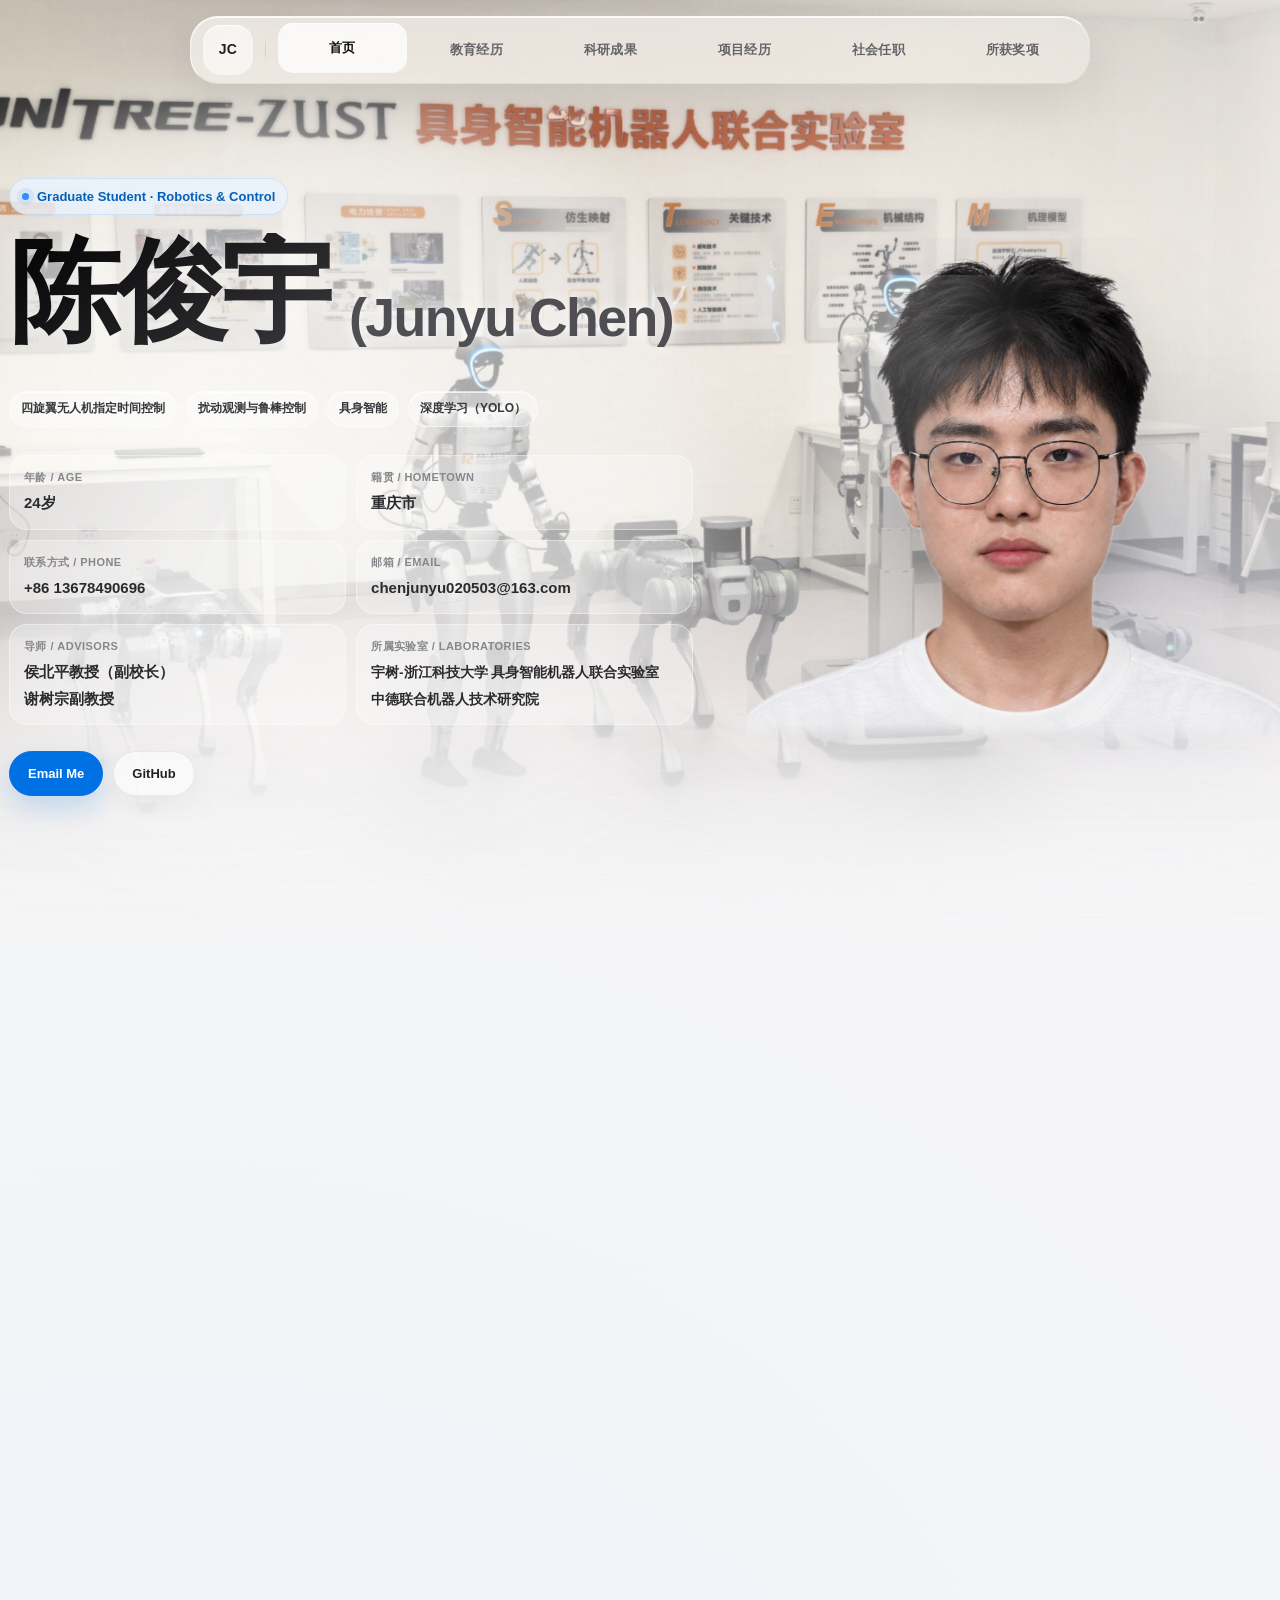
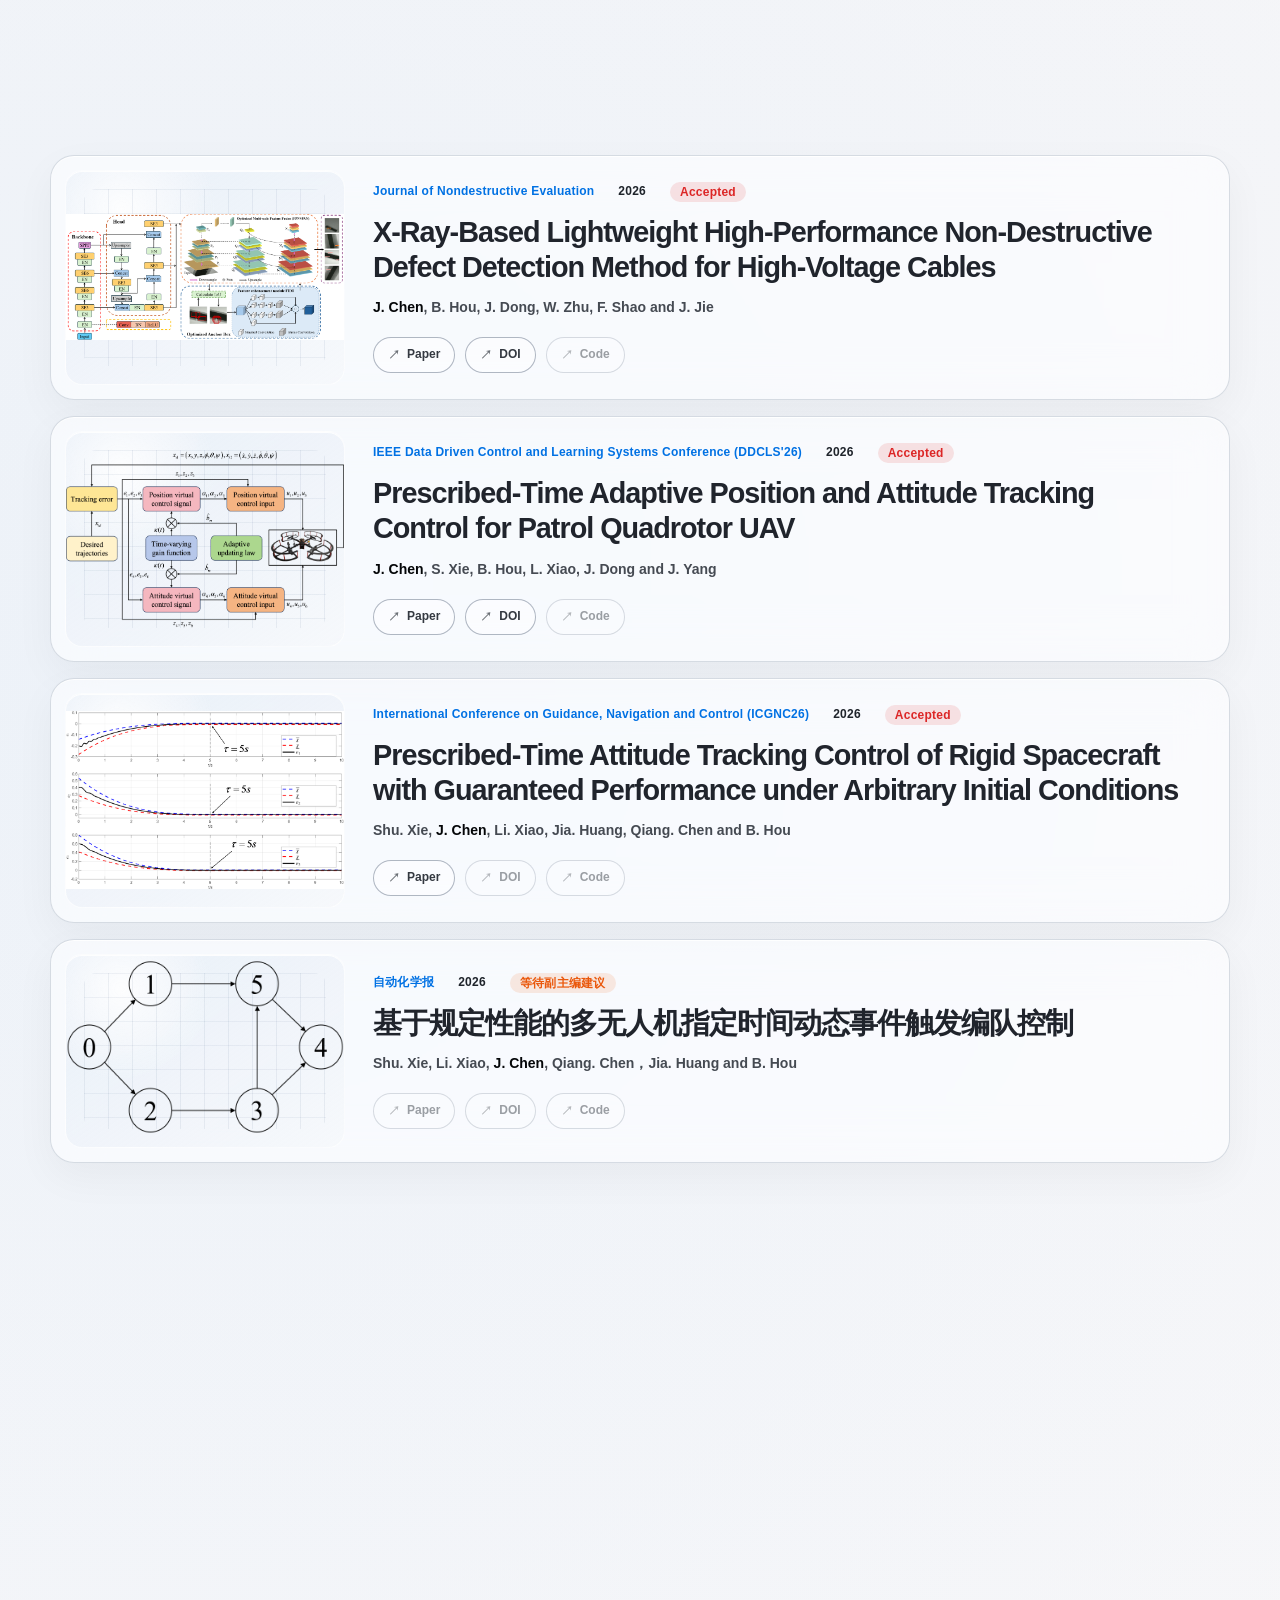
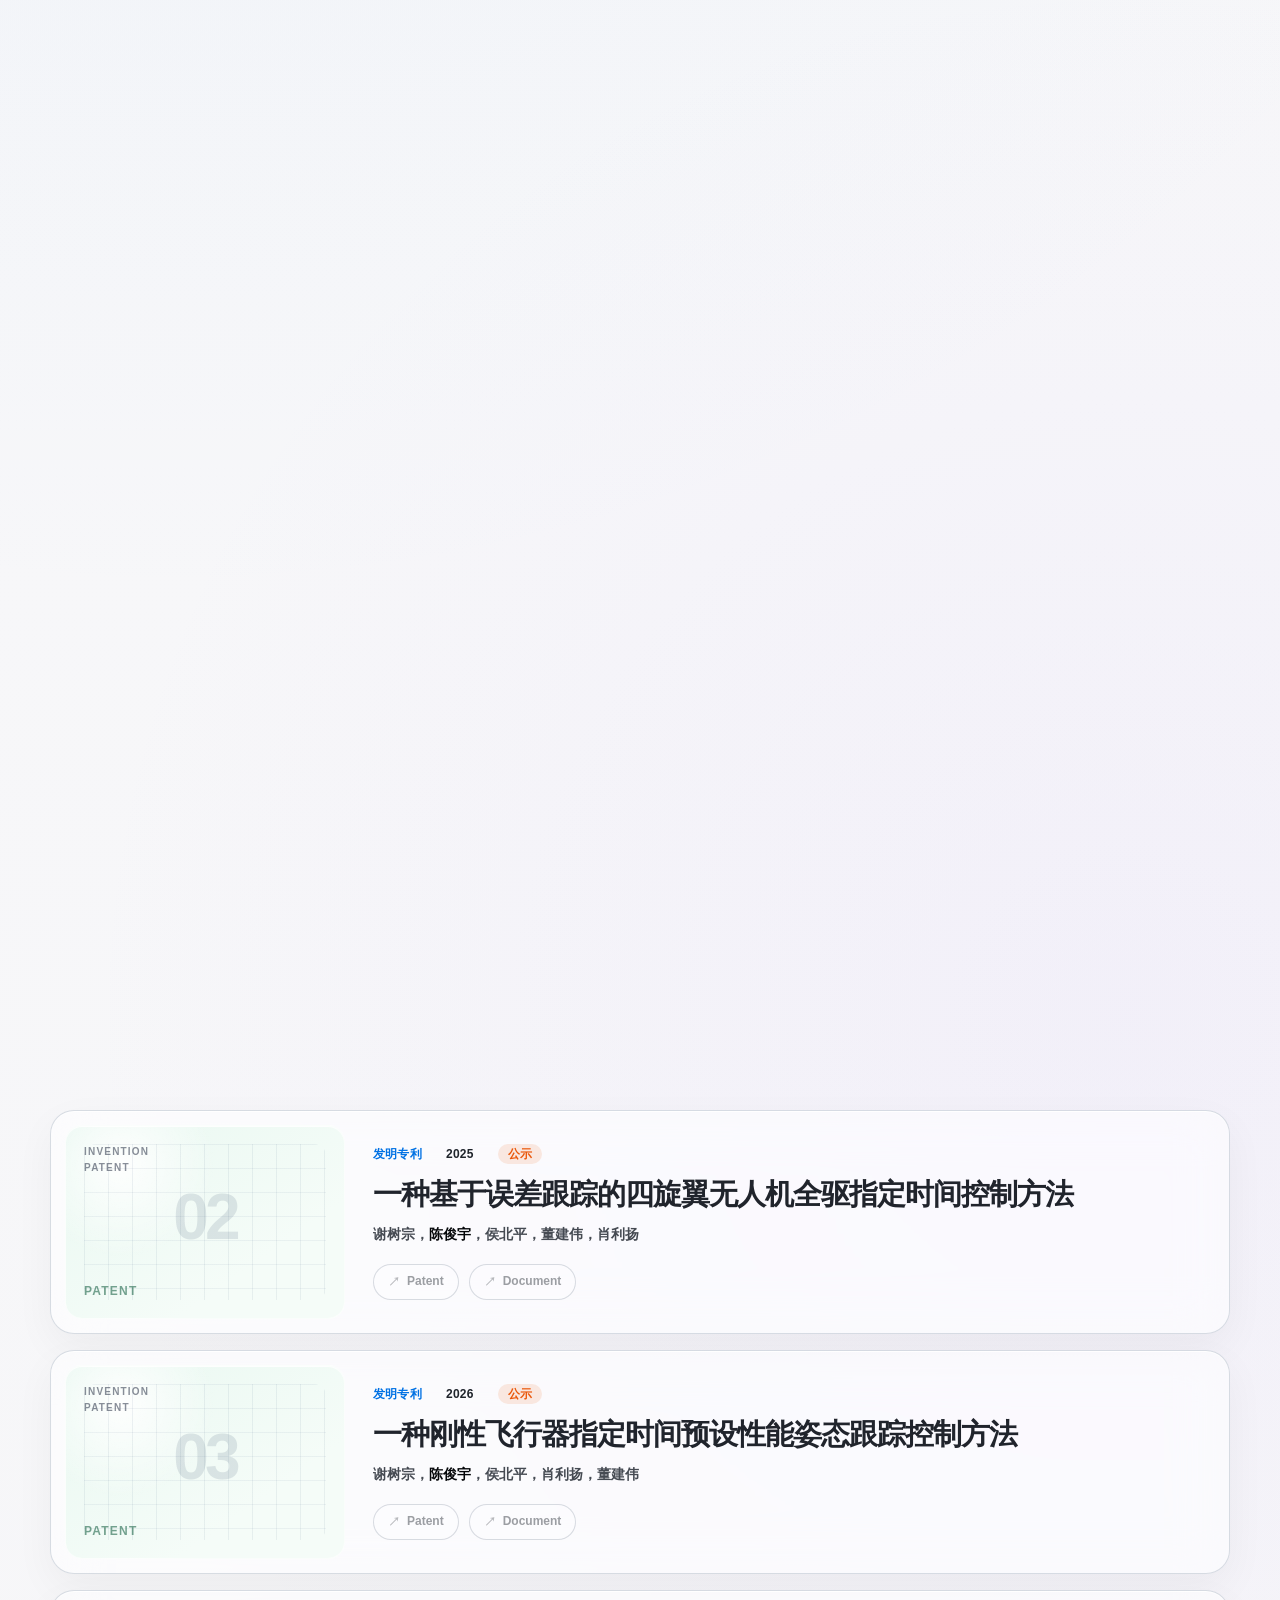
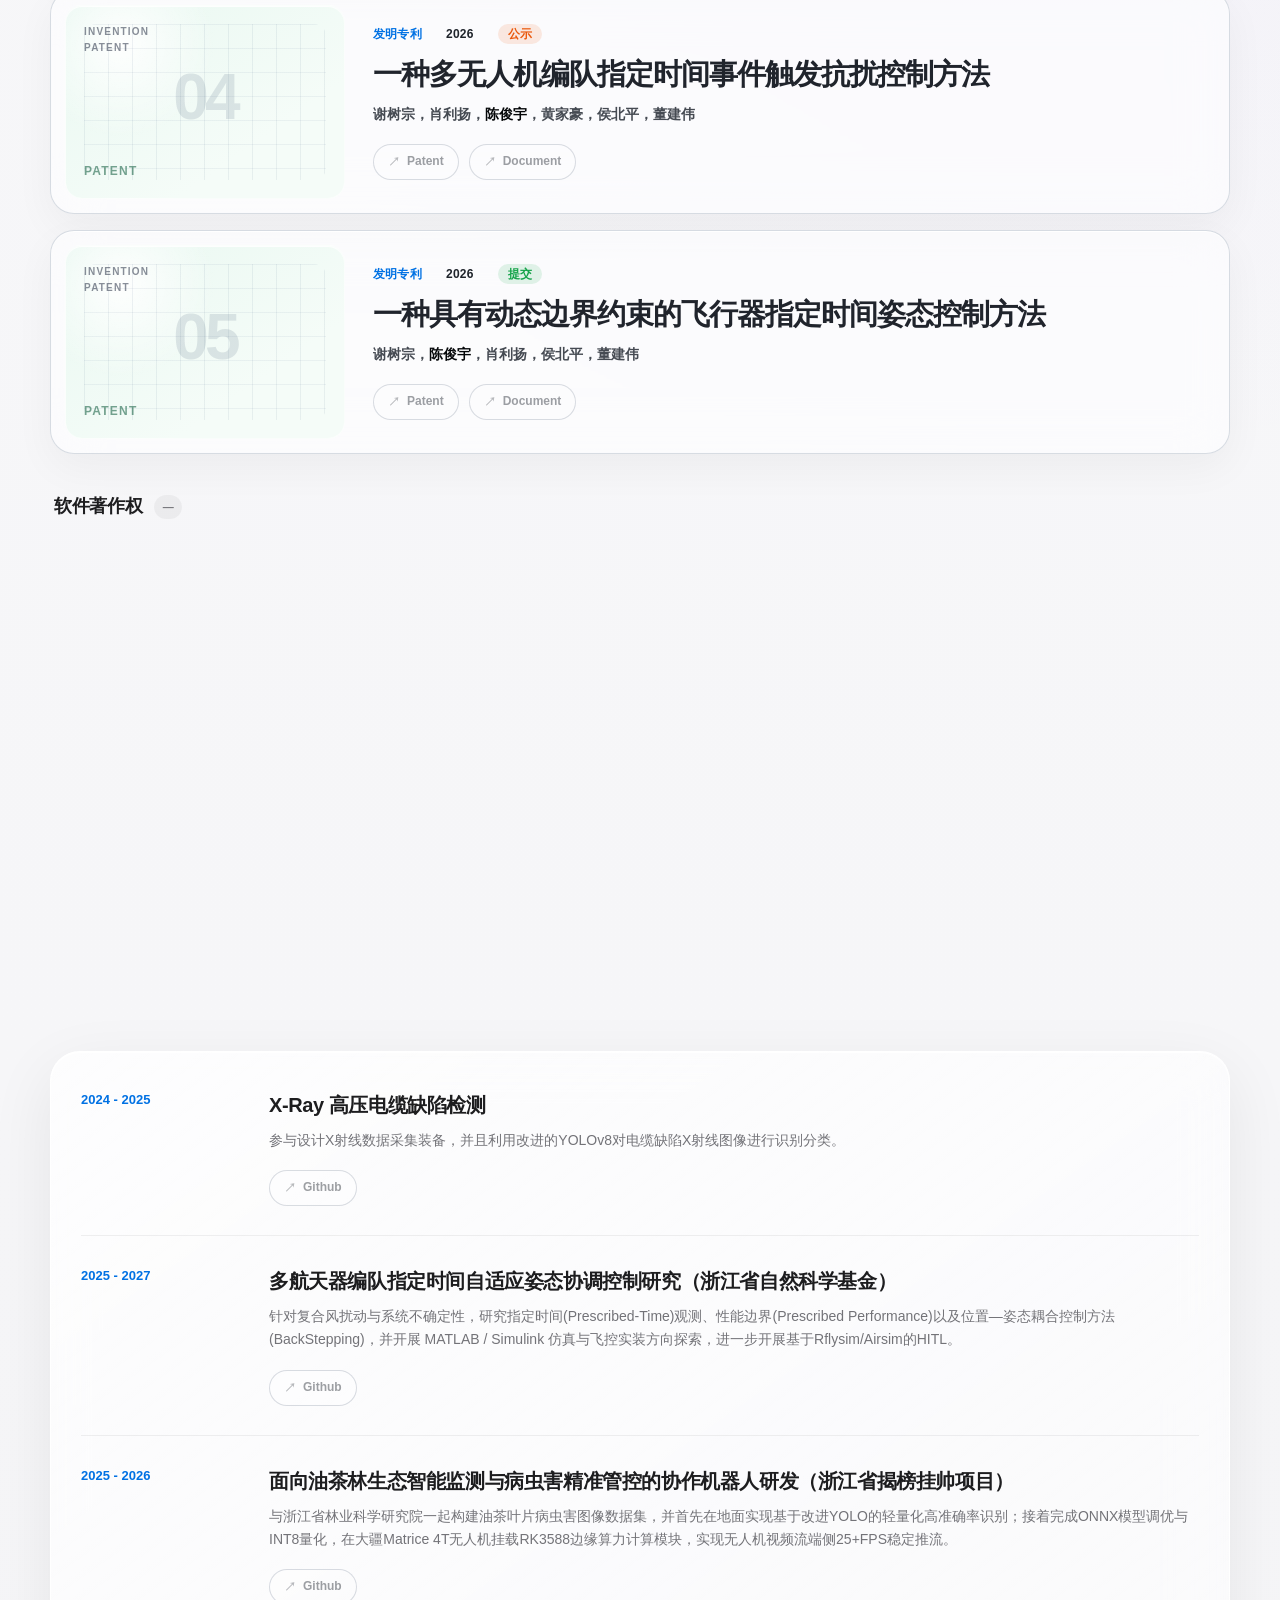
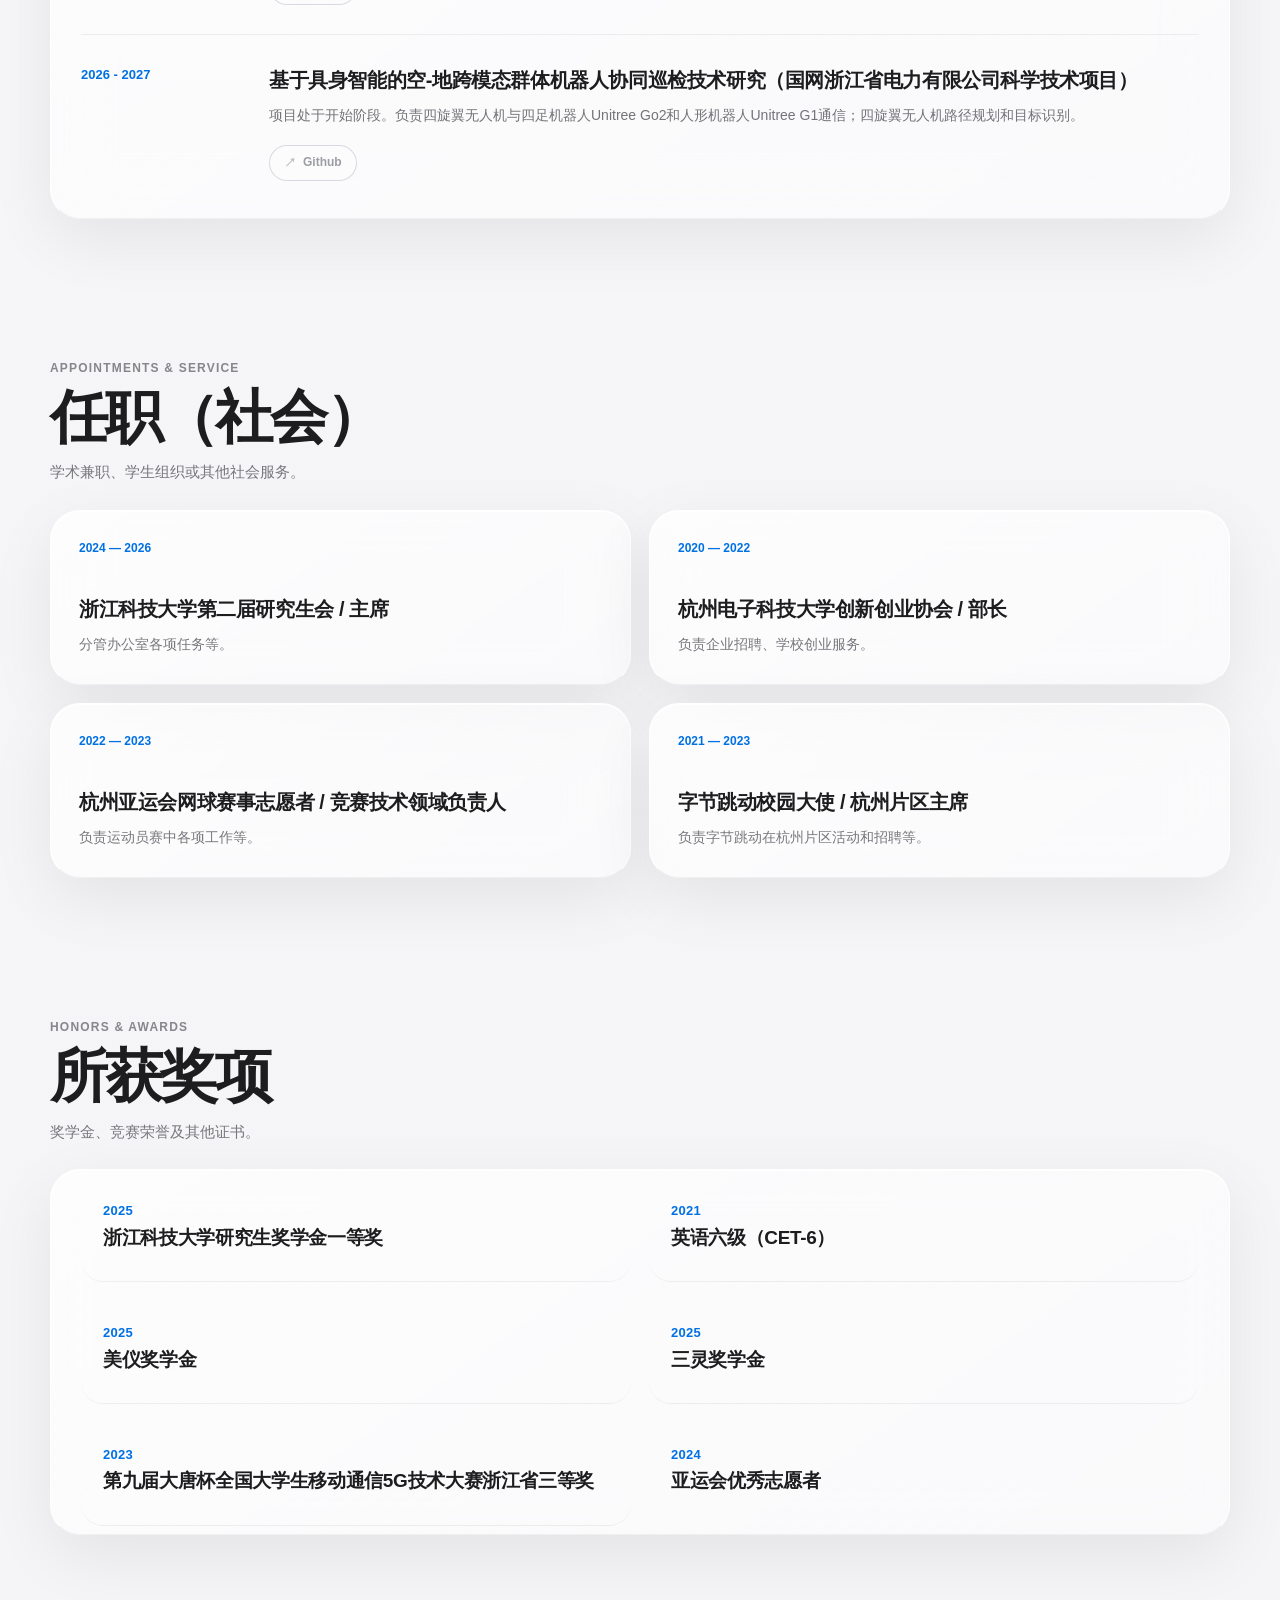
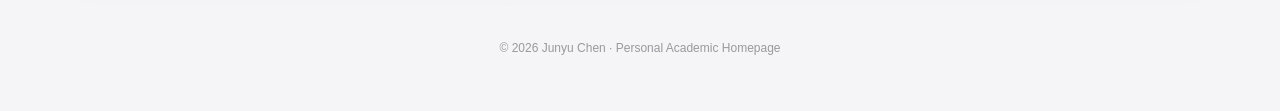
<file: index.html>
<!DOCTYPE html>
<html lang="zh-CN">
<head>
  <meta charset="UTF-8" />
  <meta name="viewport" content="width=device-width, initial-scale=1.0" />
  <meta name="description" content="陈俊宇个人学术主页：无人系统控制、四旋翼飞行器、具身智能与机器人。" />
  <meta name="theme-color" content="#f5f5f7" />
  <title>陈俊宇 | Junyu Chen</title>
  <link rel="stylesheet" href="style.css" />

</head>

<body>
  <header>
    <nav class="nav-shell" aria-label="页面导航">
      <a class="logo" href="#top" aria-label="返回首页">JC</a>
      <div class="nav-divider" aria-hidden="true"></div>
      <div class="nav-links">
        <a href="#top">首页</a>
        <a href="#education">教育经历</a>
        <a href="#achievements">科研成果</a>
        <a href="#projects">项目经历</a>
        <a href="#roles">社会任职</a>
        <a href="#awards">所获奖项</a>
      </div>
    </nav>
  </header>

  <main id="top">
    <section class="hero">
      <div class="hero-media" aria-hidden="true">
        <div class="hero-image" id="heroImage"></div>
        <div class="hero-image-blur"></div>
      </div>

      <div class="hero-content">
        <div class="hero-wide">
          <div class="hero-grid">
            <div class="hero-panel">
              <div class="eyebrow">Graduate Student · Robotics & Control</div>
              <h1>陈俊宇 <span class="name-en">(Junyu Chen)</span></h1>

              <div class="research-inline" aria-label="研究方向">
                <span class="research-chip">四旋翼无人机指定时间控制</span>
                <span class="research-chip">扰动观测与鲁棒控制</span>
                <span class="research-chip">具身智能</span>
                <span class="research-chip">深度学习（YOLO）</span>
              </div>

              <div class="profile-meta">
                <div class="meta-item">
                  <span class="meta-label">年龄 / AGE</span>
                  <span class="meta-value">24岁</span>
                </div>
                <div class="meta-item">
                  <span class="meta-label">籍贯 / HOMETOWN</span>
                  <span class="meta-value">重庆市</span>
                </div>
                <div class="meta-item">
                  <span class="meta-label">联系方式 / PHONE</span>
                  <span class="meta-value">+86 13678490696</span>
                </div>
                <div class="meta-item">
                  <span class="meta-label">邮箱 / EMAIL</span>
                  <span class="meta-value">chenjunyu020503@163.com</span>
                </div>

                <div class="meta-item">
                  <span class="meta-label">导师 / ADVISORS</span>
                  <span class="meta-value">侯北平教授（副校长）<br>谢树宗副教授</span>
                </div>

                <div class="meta-item">
                  <span class="meta-label">所属实验室 / LABORATORIES</span>
                  <span class="meta-value lab-value">宇树-浙江科技大学 具身智能机器人联合实验室<br>中德联合机器人技术研究院</span>
                </div>
              </div>

              <div class="hero-actions">
                <a class="btn primary" href="mailto:chenjunyu020503@163.com">Email Me</a>
                <a class="btn" href="https://github.com/" target="_blank" rel="noopener">GitHub</a>
              </div>
            </div>

            <div class="portrait-panel">
              <div class="portrait-frame">
                <img src="assets/picture/profile.png" alt="陈俊宇照片" />
                <div class="portrait-shine"></div>
              </div>
            </div>
          </div>
        </div>
      </div>
    </section>

    <section id="education">
      <div class="container">
        <div class="section-heading" data-reveal>
          <span class="kicker">Education</span>
          <h2>教育经历</h2>
          <p>学历、专业、导师及主要研究方向。</p>
        </div>

        <div class="glass timeline" data-reveal>
          <div class="timeline-item">
            <div class="timeline-date">2024.9 — 2027.6</div>
            <div class="timeline-content">
              <h3>浙江科技大学 · 自动化与电气工程学院 · 机械工程专业 · 硕士研究生（学硕）</h3>
              <p>导师：侯北平教授 / 谢树宗副教授 · 研究方向：无人系统控制、机器人与具身智能。</p>
            </div>
          </div>

          <div class="timeline-item">
            <div class="timeline-date">2020.9 — 2024.6</div>
            <div class="timeline-content">
              <h3>杭州电子科技大学 · 通信工程学院 · 信息对抗技术专业（通信工程） · 本科</h3>
              <p>导师：滕旭阳教授 / 刘二小副教授 · 研究方向：深度学习。</p>
            </div>
          </div>
        </div>
      </div>
    </section>
<section id="achievements">
      <div class="container">
        <div class="section-heading" data-reveal>
          <span class="kicker">Research Outputs</span>
          <h2>科研成果</h2>
          <p>论文、竞赛、专利和软件著作权。</p>
        </div>

        <div class="achievement-stream">

          <!-- ==================== Papers ==================== -->
          <div class="output-group">
            <div class="output-group-heading" data-reveal>
              <h3>论文</h3>
              <span class="output-count">8</span>
            </div>

            <div class="output-list">
              <article class="output-card" data-reveal>
                <!-- 后续可把下面 div 换成论文方法图或论文首页截图 -->
                <div class="output-thumb">
                  <img src="assets/picture/paper1.jpg" alt="论文截图">
                </div>

                <div class="output-body">
                  <div class="output-meta">
                    <span class="type">Journal of Nondestructive Evaluation</span>
                    <span>2026</span>
                    <span class="status-accepted">Accepted</span>
                  </div>

                  <a class="output-title" href="#">
                    X-Ray-Based Lightweight High-Performance Non-Destructive Defect Detection Method for High-Voltage Cables
                  </a>

                  <div class="output-authors">
                    <strong><span class="my-name">J. Chen</span>, B. Hou, J. Dong, W. Zhu, F. Shao and J. Jie</strong>
                  </div>

                  <div class="output-links">
                    <!-- TODO：有正式链接后替换 href，并删除 is-disabled -->
                    <a class="output-link" href="assets/publication/paper1.pdf" target="_blank">Paper</a>
                    <a class="output-link" href="10.1007/s10921-026-01434-7" target="_blank">DOI</a>
                    <span class="output-link is-disabled">Code</span>
                  </div>
                </div>
              </article>

              <article class="output-card" data-reveal>
                <div class="output-thumb">
                  <img src="assets/picture/paper2.png" alt="论文截图">
                </div>

                <div class="output-body">
                  <div class="output-meta">
                    <span class="type">IEEE Data Driven Control and Learning Systems Conference (DDCLS'26)</span>
                    <span>2026</span>
                    <span class="status-accepted">Accepted</span>
                  </div>

                  <a class="output-title" href="https://ieeexplore.ieee.org/document/11610130">
                    Prescribed-Time Adaptive Position and Attitude Tracking Control for Patrol Quadrotor UAV
                  </a>

                  <div class="output-authors">
                    <strong><span class="my-name">J. Chen</span>, S. Xie, B. Hou, L. Xiao, J. Dong and J. Yang</strong>
                  </div>

                  <div class="output-links">
                    <a class="output-link" href="assets/publication/paper2.pdf" target="_blank">Paper</a>
                    <a class="output-link" href="https://ieeexplore.ieee.org/document/11610130">DOI</a>
                    <span class="output-link is-disabled">Code</span>
                  </div>
                </div>
              </article>

               <article class="output-card" data-reveal>
                <!-- 后续可把下面 div 换成论文方法图或论文首页截图 -->
                <div class="output-thumb">
                  <img src="assets/picture/paper3.png" alt="论文截图">
                </div>

                <div class="output-body">
                  <div class="output-meta">
                    <span class="type">International Conference on Guidance, Navigation and Control (ICGNC26)</span>
                    <span>2026</span>
                    <span class="status-accepted">Accepted</span>
                  </div>

                  <a class="output-title" href="#">
                    Prescribed-Time Attitude Tracking Control of Rigid Spacecraft with Guaranteed Performance under Arbitrary Initial Conditions
                  </a>

                  <div class="output-authors">
                    <strong>Shu. Xie, <span class="my-name">J. Chen</span>, Li. Xiao, Jia. Huang, Qiang. Chen and B. Hou</strong>
                  </div>

                  <div class="output-links">
                    <!-- TODO：有正式链接后替换 href，并删除 is-disabled -->
                    <a class="output-link" href="assets/publication/paper3.pdf" target="_blank">Paper</a>
                    <a class="output-link is-disabled">DOI</a>
                    <span class="output-link is-disabled">Code</span>
                  </div>
                </div>
              </article>

              <article class="output-card" data-reveal>
                <!-- 后续可把下面 div 换成论文方法图或论文首页截图 -->
                <div class="output-thumb">
                  <img src="assets/picture/paper4.png" alt="论文截图">
                </div>

                <div class="output-body">
                  <div class="output-meta">
                    <span class="type">自动化学报</span>
                    <span>2026</span>
                    <span class="status-review">等待副主编建议</span>
                  </div>

                  <a class="output-title" href="#">
                    基于规定性能的多无人机指定时间动态事件触发编队控制
                  </a>

                  <div class="output-authors">
                    <strong>Shu. Xie, Li. Xiao, <span class="my-name">J. Chen</span>, Qiang. Chen，Jia. Huang and B. Hou</strong>
                  </div>

                  <div class="output-links">
                    <!-- TODO：有正式链接后替换 href，并删除 is-disabled -->
                    <a class="output-link is-disabled">Paper</a>
                    <a class="output-link is-disabled">DOI</a>
                    <span class="output-link is-disabled">Code</span>
                  </div>
                </div>
              </article>

              <article class="output-card" data-reveal>
                <!-- 后续可把下面 div 换成论文方法图或论文首页截图 -->
                <div class="output-thumb">
                  <img src="assets/picture/paper7.png" alt="论文截图">
                </div>

                <div class="output-body">
                  <div class="output-meta">
                    <span class="type">IEEE Transactions on Aerospace and Electronic Systems</span>
                    <span>2026</span>
                    <span class="status-review">Awaiting Reviewer Scores</span>
                  </div>

                  <a class="output-title" href="#">
                    Prescribed-Time Approximation-Free Attitude Tracking Control of Rigid Spacecraft With Adjustable Prescribed Boundary Constraints
                  </a>

                  <div class="output-authors">
                    <strong>Shu. Xie，<span class="my-name">J. Chen</span>, Qiang. Chen, B. Hou and Le. Zhou</strong>
                  </div>

                  <div class="output-links">
                    <!-- TODO：有正式链接后替换 href，并删除 is-disabled -->
                    <a class="output-link is-disabled">Paper</a>
                    <a class="output-link is-disabled">DOI</a>
                    <span class="output-link is-disabled">Code</span>
                  </div>
                </div>
              </article>

              <article class="output-card" data-reveal>
                <!-- 后续可把下面 div 换成论文方法图或论文首页截图 -->
                <div class="output-thumb">
                  <img src="assets/picture/paper6.png" alt="论文截图">
                </div>

                <div class="output-body">
                  <div class="output-meta">
                    <span class="type">Journal of The Franklin Institute</span>
                    <span>2026</span>
                    <span class="status-review">Under Review</span>
                  </div>

                  <a class="output-title" href="#">
                    Neuroadaptive Prescribed-Time Filtered Attitude Control for Rigid Spacecraft With Input Quantization
                  </a>

                  <div class="output-authors">
                    <strong>Shu. Xie，Hui. Shi, <span class="my-name">J. Chen</span>, Jian. Dong and B. Hou</strong>
                  </div>

                  <div class="output-links">
                    <!-- TODO：有正式链接后替换 href，并删除 is-disabled -->
                    <a class="output-link is-disabled">Paper</a>
                    <a class="output-link is-disabled">DOI</a>
                    <span class="output-link is-disabled">Code</span>
                  </div>
                </div>
              </article>

              <article class="output-card" data-reveal>
                <!-- 后续可把下面 div 换成论文方法图或论文首页截图 -->
                <div class="output-thumb">
                  <img src="assets/picture/paper5.png" alt="论文截图">
                </div>

                <div class="output-body">
                  <div class="output-meta">
                    <span class="type">Aerospace Science and Technology</span>
                    <span>2026</span>
                    <span class="status-submitted">With Editor</span>
                  </div>

                  <a class="output-title" href="#">
                    Prescribed-Time ESO-Based Adjustable Prescribed Performance Trajectory Tracking Control of QUAVs Under Compound  Wind Disturbances
                  </a>

                  <div class="output-authors">
                    <strong><span class="my-name">J. Chen</span>, Shu. Xie and B. Hou</strong>
                  </div>

                  <div class="output-links">
                    <!-- TODO：有正式链接后替换 href，并删除 is-disabled -->
                    <a class="output-link is-disabled">Paper</a>
                    <a class="output-link is-disabled">DOI</a>
                    <span class="output-link is-disabled">Code</span>
                  </div>
                </div>
              </article>

              

              <article class="output-card" data-reveal>
                <!-- 后续可把下面 div 换成论文方法图或论文首页截图 -->
                <div class="output-thumb">
                  <img src="assets/picture/paper8.png" alt="论文截图">
                </div>

                <div class="output-body">
                  <div class="output-meta">
                    <span class="type">IEEE Transactions on Cybernetics</span>
                    <span>2026</span>
                    <span class="status-submitted">AE assessment</span>
                  </div>

                  <a class="output-title" href="#">
                    Reinforcement Learning-Based Prescribed-Time Optimal Attitude Tracking Control for Rigid Spacecraft With Prescribed Performance
                  </a>

                  <div class="output-authors">
                    <strong>Shu. Xie，<span class="my-name">J. Chen</span>, Qin. Yang, Qiang. Chen and B. Hou</strong>
                  </div>

                  <div class="output-links">
                    <!-- TODO：有正式链接后替换 href，并删除 is-disabled -->
                    <a class="output-link is-disabled">Paper</a>
                    <a class="output-link is-disabled">DOI</a>
                    <span class="output-link is-disabled">Code</span>
                  </div>
                </div>
              </article>
              
            </div>
          </div>


          <!-- ==================== Patents ==================== -->
          <div class="output-group">
            <div class="output-group-heading" data-reveal>
              <h3>专利</h3>
              <span class="output-count">5</span>
            </div>

            <div class="output-list">
              <article class="output-card" data-reveal>
                <div class="output-thumb patent">
                  <div class="thumb-category">INVENTION<br>PATENT</div>
                  <div class="thumb-mark">01</div>
                </div>

                <div class="output-body">
                  <div class="output-meta">
                    <span class="type">发明专利</span>
                    <span>2023</span>
                    <span class="status-accepted">授权</span>
                  </div>

                  <div class="output-title">
                    基于动态多策略GAN网络的仪表数字识别方法及系统
                  </div>

                  <div class="output-authors">
                    <strong><span class="my-name">陈俊宇</span>，胡振华，顾吉轩，滕旭阳</strong>
                  </div>

                  <div class="output-authors">
                    <strong>专利号：2025SR2111609</strong>
                  </div>

                  <div class="output-links">
                    <span class="output-link is-disabled">Patent</span>
                    <span class="output-link is-disabled">Document</span>
                  </div>
                </div>
              </article>

              <article class="output-card" data-reveal>
                <div class="output-thumb patent">
                  <div class="thumb-category">INVENTION<br>PATENT</div>
                  <div class="thumb-mark">02</div>
                </div>

                <div class="output-body">
                  <div class="output-meta">
                    <span class="type">发明专利</span>
                    <span>2025</span>
                    <span class="status-review">公示</span>
                  </div>

                  <div class="output-title">
                    一种基于误差跟踪的四旋翼无人机全驱指定时间控制方法
                  </div>

                  <div class="output-authors">
                    <strong>谢树宗，<span class="my-name">陈俊宇</span>，侯北平，董建伟，肖利扬</strong>
                  </div>

                  <div class="output-links">
                    <span class="output-link is-disabled">Patent</span>
                    <span class="output-link is-disabled">Document</span>
                  </div>
                </div>
              </article>

              <article class="output-card" data-reveal>
                <div class="output-thumb patent">
                  <div class="thumb-category">INVENTION<br>PATENT</div>
                  <div class="thumb-mark">03</div>
                </div>

                <div class="output-body">
                  <div class="output-meta">
                    <span class="type">发明专利</span>
                    <span>2026</span>
                    <span class="status-review">公示</span>
                  </div>

                  <div class="output-title">
                    一种刚性飞行器指定时间预设性能姿态跟踪控制方法
                  </div>

                  <div class="output-authors">
                    <strong>谢树宗，<span class="my-name">陈俊宇</span>，侯北平，肖利扬，董建伟</strong>
                  </div>

                  <div class="output-links">
                    <span class="output-link is-disabled">Patent</span>
                    <span class="output-link is-disabled">Document</span>
                  </div>
                </div>
              </article>

              <article class="output-card" data-reveal>
                <div class="output-thumb patent">
                  <div class="thumb-category">INVENTION<br>PATENT</div>
                  <div class="thumb-mark">04</div>
                </div>

                <div class="output-body">
                  <div class="output-meta">
                    <span class="type">发明专利</span>
                    <span>2026</span>
                    <span class="status-review">公示</span>
                  </div>

                  <div class="output-title">
                    一种多无人机编队指定时间事件触发抗扰控制方法
                  </div>

                  <div class="output-authors">
                    <strong>谢树宗，肖利扬，<span class="my-name">陈俊宇</span>，黄家豪，侯北平，董建伟</strong>
                  </div>

                  <div class="output-links">
                    <span class="output-link is-disabled">Patent</span>
                    <span class="output-link is-disabled">Document</span>
                  </div>
                </div>
              </article>

              <article class="output-card" data-reveal>
                <div class="output-thumb patent">
                  <div class="thumb-category">INVENTION<br>PATENT</div>
                  <div class="thumb-mark">05</div>
                </div>

                <div class="output-body">
                  <div class="output-meta">
                    <span class="type">发明专利</span>
                    <span>2026</span>
                    <span class="status-submitted">提交</span>
                  </div>

                  <div class="output-title">
                    一种具有动态边界约束的飞行器指定时间姿态控制方法
                  </div>

                  <div class="output-authors">
                    <strong>谢树宗，<span class="my-name">陈俊宇</span>，肖利扬，侯北平，董建伟</strong>
                  </div>

                  <div class="output-links">
                    <span class="output-link is-disabled">Patent</span>
                    <span class="output-link is-disabled">Document</span>
                  </div>
                </div>
              </article>
            </div>
          </div>

          <!-- ==================== Software Copyright ==================== -->
          <div class="output-group">
            <div class="output-group-heading" data-reveal>
              <h3>软件著作权</h3>
              <span class="output-count">—</span>
            </div>

            <div class="output-list">
              <article class="output-card" data-reveal>
                <div class="output-thumb software">
                  <div class="thumb-category">SOFTWARE<br>COPYRIGHT</div>
                  <div class="thumb-mark">01</div>
                </div>

                <div class="output-body">
                  <div class="output-meta">
                    <span class="type">软件著作权</span>
                    <span>2025</span>
                    <span class="status-accepted">已登记</span>
                  </div>

                  <div class="output-title">面向低空识别的四旋翼无人机交互平台 V1.0</div>

                  <div class="output-authors">
                    <strong>登记号：2025SR2111609</strong>
                  </div>

                  <div class="output-links">
                    <span class="output-link is-disabled">Certificate</span>
                    <span class="output-link is-disabled">Software</span>
                  </div>

                </div>
              </article>
            </div>
          </div>


        </div>
      </div>
    </section>

    <section id="projects">
      <div class="container">
        <div class="section-heading" data-reveal>
          <span class="kicker">Projects</span>
          <h2>项目与研究经历</h2>
          <p>主持、参与的科研项目。</p>
        </div>

        <div class="glass project-list" data-reveal>
          <div class="project-item">
            <div class="project-time">2024 - 2025</div>
            <div class="project-content">
              <h3>X-Ray 高压电缆缺陷检测</h3>
              <p>参与设计X射线数据采集装备，并且利用改进的YOLOv8对电缆缺陷X射线图像进行识别分类。</p>
               <div class="output-links">
                    <span class="output-link is-disabled">Github</span>
                  </div>
            </div>
          </div>

          <div class="project-item">
            <div class="project-time">2025 - 2027</div>
            <div class="project-content">
              <h3>多航天器编队指定时间自适应姿态协调控制研究（浙江省自然科学基金）</h3>
              <p>针对复合风扰动与系统不确定性，研究指定时间(Prescribed-Time)观测、性能边界(Prescribed Performance)以及位置—姿态耦合控制方法(BackStepping)，并开展 MATLAB / Simulink 仿真与飞控实装方向探索，进一步开展基于Rflysim/Airsim的HITL。</p>
              <div class="output-links">
                    <span class="output-link is-disabled">Github</span>
                  </div>
            </div>
          </div>

          <div class="project-item">
            <div class="project-time">2025 - 2026</div>
            <div class="project-content">
              <h3>面向油茶林生态智能监测与病虫害精准管控的协作机器人研发（浙江省揭榜挂帅项目）</h3>
              <p>与浙江省林业科学研究院一起构建油茶叶片病虫害图像数据集，并首先在地面实现基于改进YOLO的轻量化高准确率识别；接着完成ONNX模型调优与INT8量化，在大疆Matrice 4T无人机挂载RK3588边缘算力计算模块，实现无人机视频流端侧25+FPS稳定推流。</p>
              <div class="output-links">
                    <span class="output-link is-disabled">Github</span>
                  </div>
            </div>
          </div>

          <div class="project-item">
            <div class="project-time">2026 - 2027</div>
            <div class="project-content">
              <h3>基于具身智能的空-地跨模态群体机器人协同巡检技术研究（国网浙江省电力有限公司科学技术项目）</h3>
              <p>项目处于开始阶段。负责四旋翼无人机与四足机器人Unitree Go2和人形机器人Unitree G1通信；四旋翼无人机路径规划和目标识别。</p>
              <div class="output-links">
                    <span class="output-link is-disabled">Github</span>
                  </div>
            </div>
          </div>
        </div>
      </div>
    </section>
  


    <section id="roles">
      <div class="container">
        <div class="section-heading" data-reveal>
          <span class="kicker">Appointments & Service</span>
          <h2>任职（社会）</h2>
          <p>学术兼职、学生组织或其他社会服务。</p>
        </div>

        <div class="role-grid">
          <article class="glass role-card" data-reveal>
            <div class="role-year">2024 — 2026</div>
            <h3>浙江科技大学第二届研究生会 / 主席</h3>
            <p class="placeholder">分管办公室各项任务等。</p>
          </article>

          <article class="glass role-card" data-reveal>
            <div class="role-year">2020 — 2022</div>
            <h3>杭州电子科技大学创新创业协会 / 部长</h3>
            <p class="placeholder">负责企业招聘、学校创业服务。</p>
          </article>

          <article class="glass role-card" data-reveal>
            <div class="role-year">2022 — 2023</div>
            <h3>杭州亚运会网球赛事志愿者 / 竞赛技术领域负责人</h3>
            <p class="placeholder">负责运动员赛中各项工作等。</p>
          </article>

          <article class="glass role-card" data-reveal>
            <div class="role-year">2021 — 2023</div>
            <h3>字节跳动校园大使 / 杭州片区主席</h3>
            <p class="placeholder">负责字节跳动在杭州片区活动和招聘等。</p>
          </article>
        </div>
      </div>
    </section>

    
    <section id="awards">
      <div class="container">
        <div class="section-heading" data-reveal>
          <span class="kicker">Honors & Awards</span>
          <h2>所获奖项</h2>
          <p>奖学金、竞赛荣誉及其他证书。</p>
        </div>

        <div class="glass timeline awards-grid" data-reveal>
          <div class="timeline-item">
            <div class="timeline-date">2025</div>
            <div class="timeline-content">
              <h3>浙江科技大学研究生奖学金一等奖</h3>
            </div>
          </div>

          <div class="timeline-item">
            <div class="timeline-date">2021</div>
            <div class="timeline-content">
              <h3>英语六级（CET-6）</h3>
            </div>
          </div>

          <div class="timeline-item">
            <div class="timeline-date">2025</div>
            <div class="timeline-content">
              <h3>美仪奖学金</h3>
            </div>
          </div>

          <div class="timeline-item">
            <div class="timeline-date">2025</div>
            <div class="timeline-content">
              <h3>三灵奖学金</h3>
            </div>
          </div>

           <div class="timeline-item">
            <div class="timeline-date">2023</div>
            <div class="timeline-content">
              <h3>第九届大唐杯全国大学生移动通信5G技术大赛浙江省三等奖</h3>
            </div>
          </div>

           <div class="timeline-item">
            <div class="timeline-date">2024</div>
            <div class="timeline-content">
              <h3>亚运会优秀志愿者</h3>
            </div>
          </div>
        </div>
      </div>
    </section>

    </main>

  <footer>© 2026 Junyu Chen · Personal Academic Homepage</footer>

  <script>
    const revealObserver = new IntersectionObserver((entries)=>{
      entries.forEach((entry)=>{
        if(entry.isIntersecting){
          entry.target.classList.add('visible');
          revealObserver.unobserve(entry.target);
        }
      });
    },{threshold:.10,rootMargin:'0px 0px -7% 0px'});

    document.querySelectorAll('[data-reveal]').forEach(el=>revealObserver.observe(el));


    // Highlight the current section in the top navigation.
    const navAnchors=[...document.querySelectorAll('.nav-links a')];
    const navTargets=navAnchors
      .map(a=>document.querySelector(a.getAttribute('href')))
      .filter(Boolean);

    const setActiveNav=()=>{
      const offset=window.innerHeight*0.34;
      let current=navTargets[0];
      navTargets.forEach(section=>{
        if(section.getBoundingClientRect().top<=offset) current=section;
      });
      navAnchors.forEach(a=>{
        a.classList.toggle('active', current && a.getAttribute('href')==='#'+current.id);
      });
    };
    setActiveNav();
    window.addEventListener('scroll',setActiveNav,{passive:true});

    if(!window.matchMedia('(prefers-reduced-motion: reduce)').matches){
      const heroImage=document.getElementById('heroImage');

      window.addEventListener('scroll',()=>{
        const y=Math.min(window.scrollY,900);
        if(heroImage){
          heroImage.style.transform=`scale(1.025) translate3d(0,${y*.035}px,0)`;
        }
      },{passive:true});

      document.querySelectorAll('.output-card,.role-card,.portrait-panel').forEach(card=>{
        card.addEventListener('mousemove',(e)=>{
          const r=card.getBoundingClientRect();
          const x=(e.clientX-r.left)/r.width-.5;
          const y=(e.clientY-r.top)/r.height-.5;
          card.style.transform=`perspective(1000px) rotateX(${-y*2.2}deg) rotateY(${x*2.2}deg) translateY(-4px)`;
        });
        card.addEventListener('mouseleave',()=>{card.style.transform='';});
      });
    }
  </script>
</body>
</html>
</file>
<file: style.css>
:root{
      --bg:#f5f5f7;
      --text:#1d1d1f;
      --muted:#6e6e73;
      --blue:#0071e3;
      --line:rgba(0,0,0,.065);
      --radius:30px;
      --nav-offset:110px;
      --shadow:0 20px 65px rgba(0,0,0,.075);
      --shadow-hover:0 30px 90px rgba(0,0,0,.12);
      --hero-image:url("assets/picture/lab-background.jpg");
      --portrait-image:url("assets/picture/profile.png");
    }

    *{box-sizing:border-box}
    html{scroll-behavior:smooth}
    body{
      margin:0;
      overflow-x:hidden;
      color:var(--text);
      background:
        radial-gradient(circle at 14% 28%,rgba(120,187,255,.08),transparent 26%),
        radial-gradient(circle at 88% 52%,rgba(177,143,255,.07),transparent 24%),
        linear-gradient(180deg,#f5f5f7 0%,#f7f7f9 45%,#f5f5f7 100%);
      font-family:-apple-system,BlinkMacSystemFont,"SF Pro Display","SF Pro Text","Segoe UI","PingFang SC","Microsoft YaHei",sans-serif;
      -webkit-font-smoothing:antialiased;
      text-rendering:optimizeLegibility;
      line-height:1.65;
    }

    a{color:inherit;text-decoration:none}
    .container{width:min(1180px,calc(100% - 40px));margin:0 auto}
    .hero-wide{
      width:min(1440px,calc(100% - 34px));
      margin:0 auto;
    }

    header{
      position:fixed;
      left:50%;
      top:max(16px, env(safe-area-inset-top));
      width:min(900px,calc(100% - 40px));
      z-index:1000;
      transform:translateX(-50%);
      pointer-events:none;
    }

    .nav-shell{
      pointer-events:auto;
      width:100%;
      padding:8px 12px;
      display:flex;
      flex-direction:row;
      align-items:center;
      gap:12px;
      border:1px solid rgba(255,255,255,.72);
      border-right-color:rgba(0,0,0,.045);
      border-bottom-color:rgba(0,0,0,.05);
      border-radius:28px;
      background:
        linear-gradient(145deg,rgba(255,255,255,.58),rgba(255,255,255,.34));
      backdrop-filter:blur(28px) saturate(180%);
      -webkit-backdrop-filter:blur(28px) saturate(180%);
      box-shadow:
        0 18px 46px rgba(0,0,0,.075),
        inset 0 1px 0 rgba(255,255,255,.88);
    }

    .logo{
      width:50px;
      height:50px;
      flex-shrink:0;
      display:flex;
      align-items:center;
      justify-content:center;
      border-radius:18px;
      background:rgba(255,255,255,.58);
      box-shadow:inset 0 1px 0 rgba(255,255,255,.88);
      color:#202124;
      font-size:14px;
      font-weight:780;
      letter-spacing:.02em;
      white-space:nowrap;
      transition:transform .25s ease,background .25s ease;
    }

    .logo:hover{
      transform:scale(1.04);
      background:rgba(255,255,255,.86);
    }

    .nav-links{
      flex:1;
      min-width:0;
      display:grid;
      grid-template-columns:repeat(6,minmax(0,1fr));
      gap:5px;
      align-items:stretch;
    }

    .nav-links a{
      min-height:50px;
      display:flex;
      align-items:center;
      justify-content:center;
      padding:7px 12px;
      border-radius:15px;
      color:#646469;
      font-size:13px;
      line-height:1.4;
      letter-spacing:.025em;
      font-weight:650;
      text-align:center;
      white-space:nowrap;
      transition:background .25s ease,color .25s ease,transform .25s ease,box-shadow .25s ease;
    }

    .nav-links a:hover,
    .nav-links a.active{
      color:#111;
      background:rgba(255,255,255,.76);
      transform:translateY(-2px);
      box-shadow:inset 0 1px 0 rgba(255,255,255,.82);
    }

    .nav-divider{
      width:1px;
      height:28px;
      flex-shrink:0;
      background:linear-gradient(180deg,transparent,rgba(0,0,0,.11),transparent);
    }

    .hero{
      min-height:100svh;
      position:relative;
      display:flex;
      align-items:flex-end;
      padding:150px 0 108px;
      overflow:hidden;
      isolation:isolate;
    }
    .hero-media{
      position:absolute;
      inset:0;
      z-index:0;
      pointer-events:none;
      overflow:hidden;
      background:#ebe8e2;
    }
    .hero-image,
    .hero-image-blur{
      position:absolute;
      inset:-2%;
      background-image:var(--hero-image);
      background-repeat:no-repeat;
      background-size:cover;
      background-position:center 42%;
      will-change:transform;
    }
    .hero-image{
      filter:saturate(.94) contrast(.98) brightness(1.02);
      transform:scale(1.025);
    }
    .hero-image-blur{
      inset:-8%;
      transform:scale(1.10);
      filter:blur(38px) saturate(.95) brightness(1.04);
      opacity:.92;
      -webkit-mask-image:linear-gradient(
        to bottom,
        transparent 0%,
        transparent 50%,
        rgba(0,0,0,.12) 59%,
        rgba(0,0,0,.48) 73%,
        #000 92%
      );
      mask-image:linear-gradient(
        to bottom,
        transparent 0%,
        transparent 50%,
        rgba(0,0,0,.12) 59%,
        rgba(0,0,0,.48) 73%,
        #000 92%
      );
    }
    .hero-media::before{
      content:"";
      position:absolute;
      inset:0;
      z-index:2;
      background:
        linear-gradient(180deg,
          rgba(255,255,255,.06) 0%,
          rgba(255,255,255,.04) 24%,
          rgba(245,245,247,.08) 42%,
          rgba(245,245,247,.30) 62%,
          rgba(245,245,247,.68) 82%,
          rgba(245,245,247,.96) 100%
        ),
        linear-gradient(90deg,
          rgba(245,245,247,.06) 0%,
          rgba(245,245,247,.11) 32%,
          rgba(245,245,247,.28) 63%,
          rgba(245,245,247,.55) 100%
        );
    }
    .hero-media::after{
      content:"";
      position:absolute;
      left:-8%;
      right:-8%;
      bottom:-88px;
      height:340px;
      z-index:3;
      background:
        radial-gradient(ellipse at 50% 3%,rgba(255,255,255,.10),transparent 45%),
        linear-gradient(
          180deg,
          rgba(245,245,247,0) 0%,
          rgba(245,245,247,.20) 18%,
          rgba(245,245,247,.44) 36%,
          rgba(245,245,247,.70) 58%,
          rgba(245,245,247,.90) 78%,
          var(--bg) 94%
        );
      filter:blur(10px);
    }

    .hero-content{
      position:relative;
      z-index:5;
      width:100%;
    }
    .hero-grid{
      display:grid;
      grid-template-columns:minmax(0,1.12fr) minmax(390px,.82fr);
      gap:54px;
      align-items:center;
    }
    .hero-panel{
      position:relative;
      padding:28px 12px 34px 0;
      margin-left:-8px;
      border:0;
      border-radius:0;
      background:transparent;
      box-shadow:none;
      backdrop-filter:none;
      -webkit-backdrop-filter:none;
      isolation:isolate;
    }
    .hero-panel::before{
      content:"";
      position:absolute;
      z-index:-1;
      left:-70px;
      top:-55px;
      width:min(760px,115%);
      height:calc(100% + 110px);
      border-radius:48px;
      background:
        radial-gradient(ellipse at 38% 46%,
          rgba(255,255,255,.78) 0%,
          rgba(255,255,255,.54) 34%,
          rgba(255,255,255,.23) 60%,
          rgba(255,255,255,0) 78%);
      filter:blur(20px);
      opacity:.94;
      pointer-events:none;
    }
    .hero-panel::after{
      content:"";
      position:absolute;
      z-index:-2;
      left:-90px;
      top:-70px;
      width:min(800px,120%);
      height:calc(100% + 140px);
      border-radius:50%;
      background:rgba(245,245,247,.24);
      filter:blur(34px);
      pointer-events:none;
    }
    .portrait-panel{
      padding:0;
      position:relative;
      overflow:visible;
      min-height:610px;
      margin-right:-12px;
      transform:translateY(-18px);
      display:flex;
      align-items:flex-end;
      justify-content:center;
      border:0;
      border-radius:0;
      background:transparent;
      backdrop-filter:none;
      -webkit-backdrop-filter:none;
      box-shadow:none;
    }
    .portrait-panel::before{
      content:"";
      position:absolute;
      inset:8% -4% 4% -4%;
      background:
        radial-gradient(circle at 42% 32%, rgba(255,255,255,.48), transparent 38%),
        radial-gradient(circle at 72% 68%, rgba(170,185,255,.14), transparent 42%);
      filter:blur(34px);
      pointer-events:none;
      opacity:.92;
    }
    .portrait-frame{
      position:relative;
      width:100%;
      height:100%;
      min-height:575px;
      display:flex;
      align-items:flex-end;
      justify-content:center;
      border-radius:0;
      overflow:visible;
      border:0;
      background:transparent;
      box-shadow:none;
    }
    .portrait-frame img{
      width:min(108%, 540px);
      height:auto;
      object-fit:contain;
      object-position:center bottom;
      display:block;
      margin-top:10px;
      transform:translateY(-42px);
      background:transparent;
      filter:
        saturate(.99)
        contrast(1.01)
        drop-shadow(0 18px 26px rgba(0,0,0,.08))
        drop-shadow(0 30px 60px rgba(0,0,0,.10));
      -webkit-mask-image:linear-gradient(to bottom,#000 0%,#000 93%,rgba(0,0,0,.84) 97%,transparent 100%);
      mask-image:linear-gradient(to bottom,#000 0%,#000 93%,rgba(0,0,0,.84) 97%,transparent 100%);
    }
    .portrait-shine{
      position:absolute;
      inset:12% 10% 6% 10%;
      border-radius:42px;
      background:
        radial-gradient(circle at 30% 18%, rgba(255,255,255,.22), transparent 34%),
        linear-gradient(115deg, rgba(255,255,255,.14), transparent 35% 72%, rgba(255,255,255,.07));
      pointer-events:none;
      mix-blend-mode:screen;
    }

    .eyebrow{
      display:inline-flex;
      align-items:center;
      gap:8px;
      padding:7px 12px;
      margin-bottom:18px;
      border-radius:999px;
      border:1px solid rgba(0,113,227,.12);
      background:rgba(234,244,255,.78);
      color:#0561b7;
      font-size:13px;
      font-weight:650;
    }
    .eyebrow::before{
      content:"";
      width:7px;height:7px;border-radius:50%;
      background:#2f8fff;
      box-shadow:0 0 0 5px rgba(47,143,255,.10);
    }
    h1{
      margin:0;
      padding:0 0 .10em 0;
      font-size:clamp(62px,9vw,112px);
      line-height:1.06;
      letter-spacing:-.055em;
      font-weight:790;
      background:linear-gradient(145deg,#09090a 8%,#313135 48%,#0b0b0c 86%);
      -webkit-background-clip:text;
      background-clip:text;
      color:transparent;
      filter:drop-shadow(0 2px 10px rgba(255,255,255,.38));
      display:flex;
      align-items:flex-end;
      flex-wrap:wrap;
      gap:.20em;
      overflow:visible;
    }

    .name-en{
      font-size:.48em;
      line-height:1.05;
      font-weight:680;
      letter-spacing:-.03em;
      color:#4e4e53;
      background:none;
      -webkit-background-clip:initial;
      background-clip:initial;
      text-shadow:0 1px 12px rgba(255,255,255,.72);
      filter:none;
      position:relative;
      bottom:.13em;
      white-space:nowrap;
    }

    .research-inline{
      display:flex;
      flex-wrap:wrap;
      gap:9px;
      margin-top:28px;
    }
    .research-chip{
      display:inline-flex;
      align-items:center;
      padding:7px 11px;
      border-radius:999px;
      border:1px solid rgba(255,255,255,.44);
      background:rgba(255,255,255,.34);
      backdrop-filter:blur(12px) saturate(140%);
      -webkit-backdrop-filter:blur(12px) saturate(140%);
      color:#37373c;
      font-size:12px;
      font-weight:620;
      box-shadow:inset 0 1px 0 rgba(255,255,255,.72);
    }

    .profile-meta{
      display:grid;
      grid-template-columns:repeat(2,minmax(0,1fr));
      gap:10px;
      margin-top:28px;
    }
    .meta-item{
      min-height:74px;
      padding:12px 14px;
      border-radius:18px;
      border:1px solid rgba(255,255,255,.38);
      background:rgba(255,255,255,.28);
      backdrop-filter:blur(10px) saturate(135%);
      -webkit-backdrop-filter:blur(10px) saturate(135%);
    }
    .meta-label{
      display:block;
      color:#86868b;
      font-size:11px;
      font-weight:650;
      letter-spacing:.04em;
      margin-bottom:4px;
    }
    .meta-value{
      color:#2b2b2f;
      font-size:15px;
      font-weight:650;
      word-break:break-word;
      line-height:1.5;
    }

    .lab-value{
      font-size:13.5px;
      line-height:1.55;
    }

    .thumb-category{
      position:absolute;
      top:18px;
      left:18px;
      color:rgba(40,50,70,.55);
      font-size:10px;
      font-weight:800;
      letter-spacing:.12em;
      line-height:1.55;
      z-index:3;
    }



    .hero-actions{
      display:flex;
      flex-wrap:wrap;
      gap:10px;
      margin-top:26px;
      padding-bottom:8px;
    }
    .btn{
      position:relative;
      overflow:hidden;
      display:inline-flex;
      align-items:center;
      justify-content:center;
      min-height:45px;
      padding:0 18px;
      border-radius:999px;
      border:1px solid rgba(0,0,0,.065);
      background:rgba(255,255,255,.60);
      backdrop-filter:blur(18px) saturate(150%);
      -webkit-backdrop-filter:blur(18px) saturate(150%);
      color:#222;
      font-size:13px;
      font-weight:630;
      box-shadow:0 8px 24px rgba(0,0,0,.045);
      transition:transform .28s cubic-bezier(.2,.7,.2,1),box-shadow .28s ease,background .28s ease;
    }
    .btn::after{
      content:"";
      position:absolute;
      inset:-1px;
      background:linear-gradient(115deg,transparent 28%,rgba(255,255,255,.62) 48%,transparent 70%);
      transform:translateX(-130%);
      transition:transform .65s ease;
    }
    .btn:hover{transform:translateY(-3px);box-shadow:0 14px 34px rgba(0,0,0,.09)}
    .btn:hover::after{transform:translateX(130%)}
    .btn.primary{
      color:#fff;
      background:#0071e3;
      border-color:#0071e3;
      box-shadow:0 12px 28px rgba(0,113,227,.20);
    }

    main>section:not(.hero){
      position:relative;
      padding:70px 0;
      scroll-margin-top:calc(var(--nav-offset) + env(safe-area-inset-top));
    }
    .section-heading{margin-bottom:25px}
    .kicker{
      display:block;
      margin-bottom:8px;
      color:#86868b;
      font-size:12px;
      font-weight:680;
      letter-spacing:.10em;
      text-transform:uppercase;
    }
    .section-heading h2{
      margin:0;
      font-size:clamp(36px,5vw,58px);
      line-height:1.05;
      letter-spacing:-.05em;
      font-weight:730;
    }
    .section-heading p{
      max-width:720px;
      margin:13px 0 0;
      color:#77777c;
      font-size:15px;
    }

    .glass{
      position:relative;
      border:1px solid rgba(255,255,255,.84);
      border-bottom-color:rgba(0,0,0,.05);
      border-radius:var(--radius);
      background:linear-gradient(145deg,rgba(255,255,255,.76),rgba(255,255,255,.46));
      backdrop-filter:blur(28px) saturate(160%);
      -webkit-backdrop-filter:blur(28px) saturate(160%);
      box-shadow:var(--shadow),inset 0 1px 0 rgba(255,255,255,.86);
    }

    .timeline{padding:8px 30px}
    .timeline-item{
      display:grid;
      grid-template-columns:170px 1fr;
      gap:28px;
      padding:28px 0;
      border-bottom:1px solid rgba(0,0,0,.06);
    }
    .timeline-item:last-child{border-bottom:0}
    .timeline-date{
      color:var(--blue);
      font-size:13px;
      font-weight:720;
      letter-spacing:.02em;
    }
    .timeline-content h3{
      margin:0 0 6px;
      font-size:19px;
      letter-spacing:-.018em;
    }
    .timeline-content p{
      margin:0;
      color:#727277;
      font-size:14px;
    }

    .role-grid{
      display:grid;
      grid-template-columns:repeat(2,minmax(0,1fr));
      gap:18px;
    }
    .role-card{
      padding:28px;
      min-height:168px;
      transition:transform .3s ease,box-shadow .3s ease;
    }
    .role-card:hover{
      transform:translateY(-5px);
      box-shadow:var(--shadow-hover);
    }
    .role-year{
      color:var(--blue);
      font-size:12px;
      font-weight:720;
      margin-bottom:34px;
    }
    .role-card h3{margin:0 0 7px;font-size:20px;letter-spacing:-.02em}
    .role-card p{margin:0;color:#77777c;font-size:14px}

    .achievement-stream{
      display:grid;
      gap:38px;
    }

    .output-group{
      display:grid;
      gap:14px;
    }

    .output-group-heading{
      display:flex;
      align-items:center;
      gap:12px;
      padding:0 4px;
    }

    .output-group-heading h3{
      margin:0;
      font-size:18px;
      letter-spacing:-.02em;
      font-weight:720;
    }

    .output-count{
      display:inline-flex;
      align-items:center;
      justify-content:center;
      min-width:28px;
      height:24px;
      padding:0 8px;
      border-radius:999px;
      background:rgba(0,0,0,.045);
      color:#77777c;
      font-size:11px;
      font-weight:700;
    }

    .output-list{
      display:grid;
      gap:16px;
    }

    .output-card{
      position:relative;
      display:grid;
      grid-template-columns:280px minmax(0,1fr);
      gap:28px;
      align-items:center;
      min-height:224px;
      padding:14px;
      overflow:hidden;
      border:1px solid rgba(185,193,205,.55);
      border-radius:24px;
      background:rgba(255,255,255,.58);
      backdrop-filter:blur(24px) saturate(155%);
      -webkit-backdrop-filter:blur(24px) saturate(155%);
      box-shadow:
        0 14px 42px rgba(0,0,0,.045),
        inset 0 1px 0 rgba(255,255,255,.86);
      transition:transform .32s cubic-bezier(.2,.7,.2,1),box-shadow .32s ease,border-color .32s ease;
    }

    .output-card:hover{
      transform:translateY(-18px);
      border-color:rgba(150,162,180,.70);
      box-shadow:
        0 24px 62px rgba(0,0,0,.075),
        inset 0 1px 0 rgba(255,255,255,.90);
    }

    .output-thumb{
      position:relative;
      min-height:194px;
      height:100%;
      overflow:hidden;
      border-radius:17px;
      border:1px solid rgba(255,255,255,.68);
      background:
        radial-gradient(circle at 20% 18%,rgba(255,255,255,.90),transparent 33%),
        linear-gradient(145deg,rgba(232,239,248,.95),rgba(245,247,250,.66));
      box-shadow:inset 0 1px 0 rgba(255,255,255,.88);
    }
    .output-thumb img{
  width:100%;
  height:100%;
  object-fit:contain;
  display:block;
  position:relative;
  z-index:2;
}

    .output-thumb::before{
      content:"";
      position:absolute;
      inset:18px;
      border-radius:12px;
      opacity:.80;
      background:
        linear-gradient(90deg,rgba(72,99,134,.11) 1px,transparent 1px),
        linear-gradient(rgba(72,99,134,.09) 1px,transparent 1px);
      background-size:24px 24px;
    }

    .output-thumb::after{
      position:absolute;
      left:18px;
      bottom:16px;
      font-size:12px;
      font-weight:780;
      letter-spacing:.10em;
      color:rgba(32,47,69,.62);
    }

    .output-thumb.paper{
      background:
        radial-gradient(circle at 20% 20%,rgba(255,255,255,.96),transparent 34%),
        linear-gradient(145deg,#eaf3ff,#f7faff 70%);
    }
    .output-thumb.paper::after{content:"PAPER"}

    .output-thumb.competition{
      background:
        radial-gradient(circle at 20% 20%,rgba(255,255,255,.95),transparent 34%),
        linear-gradient(145deg,#fff1e7,#fff9f4 70%);
    }
    .output-thumb.competition::after{content:"COMPETITION";color:rgba(130,77,34,.62)}

    .output-thumb.patent{
      background:
        radial-gradient(circle at 20% 20%,rgba(255,255,255,.95),transparent 34%),
        linear-gradient(145deg,#e9f8f1,#f5fcf8 70%);
    }
    .output-thumb.patent::after{content:"PATENT";color:rgba(35,105,78,.62)}

    .output-thumb.software{
      background:
        radial-gradient(circle at 20% 20%,rgba(255,255,255,.95),transparent 34%),
        linear-gradient(145deg,#f0ebff,#faf8ff 70%);
    }
    .output-thumb.software::after{content:"SOFTWARE";color:rgba(86,65,146,.62)}

    .thumb-mark{
      position:absolute;
      inset:0;
      display:flex;
      align-items:center;
      justify-content:center;
      font-size:64px;
      font-weight:760;
      letter-spacing:-.06em;
      color:rgba(49,70,98,.13);
      transform:translateY(-4px);
    }

    .output-body{
      min-width:0;
      padding:12px 20px 12px 0;
    }

    .output-meta{
      display:flex;
      align-items:center;
      flex-wrap:wrap;
      gap:24px;
      margin-bottom:13px;
      color:#1f242b;
      font-size:12px;
      font-weight:740;
      letter-spacing:.02em;
    }

    .output-meta .type{
      color:var(--blue);
    }

    .output-title{
      margin:0;
      color:#20242c;
      font-size:clamp(21px,2.25vw,30px);
      line-height:1.20;
      letter-spacing:-.035em;
      font-weight:760;
      text-decoration:none;
    }

    .output-title:hover{
      text-decoration:underline;
      text-decoration-thickness:1.5px;
      text-underline-offset:4px;
    }

    .output-authors{
      margin-top:12px;
      color:#666c75;
      font-size:14px;
      line-height:1.55;
    }

    .output-authors strong{
      color:#454a52;
      font-weight:720;
    }

    .output-links{
      display:flex;
      flex-wrap:wrap;
      gap:10px;
      margin-top:18px;
    }

    .output-link{
      display:inline-flex;
      align-items:center;
      gap:7px;
      min-height:36px;
      padding:0 14px;
      border:1px solid rgba(146,156,171,.72);
      border-radius:999px;
      background:rgba(255,255,255,.44);
      color:#343941;
      font-size:12px;
      font-weight:690;
      transition:transform .22s ease,background .22s ease,border-color .22s ease;
    }

    .output-link::before{
      content:"↗";
      font-size:12px;
      line-height:1;
      opacity:.72;
    }

    .output-link:hover{
      transform:translateY(-2px);
      background:rgba(255,255,255,.82);
      border-color:rgba(107,120,139,.86);
    }

    .output-link.is-disabled{
      opacity:.48;
      cursor:default;
      pointer-events:none;
    }

    .output-note{
      margin-top:10px;
      color:#9a9aa0;
      font-size:11px;
      font-style:italic;
    }

    .project-list{padding:8px 30px}
    .project-item{
      display:grid;
      grid-template-columns:160px 1fr;
      gap:28px;
      padding:29px 0;
      border-bottom:1px solid rgba(0,0,0,.06);
    }
    .project-item:last-child{border-bottom:0}
    .project-time{
      color:var(--blue);
      font-size:13px;
      font-weight:720;
    }
    .project-content h3{
      margin:0 0 7px;
      font-size:20px;
      letter-spacing:-.02em;
    }
    .project-content p{
      margin:0;
      color:#737378;
      font-size:14px;
    }
    .project-tags{margin-top:10px}

    footer{
      padding:34px 0 52px;
      color:#99999e;
      text-align:center;
      font-size:12px;
    }

    [data-reveal]{
      opacity:0;
      transform:translateY(30px) scale(.988);
      filter:blur(7px);
      transition:
        opacity .82s cubic-bezier(.2,.7,.2,1),
        transform .9s cubic-bezier(.2,.7,.2,1),
        filter .72s ease;
    }
    [data-reveal].visible{
      opacity:1;
      transform:none;
      filter:none;
    }
    .hero-panel>*,
    .portrait-frame{
      opacity:0;
      transform:translateY(20px);
      animation:heroIn .85s cubic-bezier(.2,.7,.2,1) forwards;
    }
    .hero-panel>*:nth-child(1){animation-delay:.10s}
    .hero-panel>*:nth-child(2){animation-delay:.16s}
    .hero-panel>*:nth-child(3){animation-delay:.23s}
    .hero-panel>*:nth-child(4){animation-delay:.30s}
    .hero-panel>*:nth-child(5){animation-delay:.37s}
    .hero-panel>*:nth-child(6){animation-delay:.44s}
    .portrait-frame{animation-delay:.28s}
    @keyframes heroIn{to{opacity:1;transform:none}}

    @media(max-width:1180px){
      .hero-wide{
        width:min(100% - 28px,1180px);
      }
      .hero-grid{
        grid-template-columns:minmax(0,1fr) minmax(340px,.72fr);
        gap:34px;
      }
      .portrait-panel{
        min-height:560px;
        margin-right:0;
      }
      .portrait-frame{min-height:520px}
      .portrait-frame img{width:min(104%,490px)}
    }

    @media(max-width:980px){
      .hero-wide{
        width:min(100% - 36px,820px);
      }
      .hero-grid{
        grid-template-columns:1fr;
        gap:12px;
      }
      .portrait-panel{
        order:-1;
        min-height:350px;
        margin:0;
      }
      .portrait-frame{min-height:330px}
      .portrait-frame img{
        width:min(78vw,390px);
        transform:translateY(-20px);
      }
      .hero-panel{
        width:100%;
        max-width:760px;
        margin:0 auto;
      }
      .hero-panel::before{
        left:-30px;
        width:calc(100% + 60px);
      }
      .hero-panel::after{
        left:-42px;
        width:calc(100% + 84px);
      }
    }

    @media(max-width:900px){
      :root{
        --nav-offset:94px;
      }

      header{
        top:max(10px, env(safe-area-inset-top));
        width:min(720px,calc(100% - 18px));
      }

      .nav-shell{
        width:100%;
        max-width:none;
        padding:7px;
        flex-direction:row;
        gap:0;
        border-radius:24px;
        background:rgba(255,255,255,.68);
        backdrop-filter:blur(30px) saturate(180%);
        -webkit-backdrop-filter:blur(30px) saturate(180%);
        box-shadow:
          0 14px 42px rgba(0,0,0,.12),
          inset 0 1px 0 rgba(255,255,255,.92);
      }

      .logo,
      .nav-divider{
        display:none;
      }

      .nav-links{
        width:100%;
        display:grid;
        grid-template-columns:repeat(6,minmax(0,1fr));
        gap:4px;
      }

      .nav-links a{
        min-height:48px;
        padding:7px 4px;
        border-radius:16px;
        font-size:11px;
        line-height:1.2;
        letter-spacing:.025em;
        white-space:nowrap;
      }

      .nav-links a:hover,
      .nav-links a.active{
        transform:translateY(-2px);
      }

      .hero{
        min-height:auto;
        padding:calc(var(--nav-offset) + env(safe-area-inset-top) + 24px) 0 78px;
      }

      .hero-panel{
        padding:12px 4px 24px;
      }

      .role-grid{grid-template-columns:1fr}

      .output-card{
        grid-template-columns:220px minmax(0,1fr);
        gap:20px;
      }

      .hero-image,
      .hero-image-blur{
        background-position:center 35%;
      }

      .hero-media::before{
        background:
          linear-gradient(
            180deg,
            rgba(255,255,255,.04) 0%,
            rgba(245,245,247,.11) 32%,
            rgba(245,245,247,.42) 64%,
            rgba(245,245,247,.96) 100%
          );
      }

    }

    @media(max-width:620px){
      :root{
        --nav-offset:86px;
      }

      .container,
      .hero-wide{
        width:min(100% - 28px,560px);
      }

      header{
        width:calc(100% - 14px);
        top:max(7px, env(safe-area-inset-top));
      }

      .nav-shell{
        padding:6px;
        border-radius:21px;
      }

      .nav-links{
        gap:2px;
      }

      .nav-links a{
        min-height:45px;
        padding:6px 2px;
        border-radius:14px;
        font-size:10.5px;
        letter-spacing:0;
      }

      .hero{
        padding:calc(var(--nav-offset) + env(safe-area-inset-top) + 16px) 0 62px;
      }

      .hero-grid{
        gap:2px;
      }

      .portrait-panel{
        min-height:282px;
      }

      .portrait-frame{
        min-height:270px;
      }

      .portrait-frame img{
        width:min(78vw,330px);
        transform:translateY(-24px);
      }

      .portrait-panel::before{
        inset:6% 4% 0;
        filter:blur(26px);
      }

      .hero-panel{
        padding:0 0 18px;
      }

      .eyebrow{
        margin-bottom:12px;
        padding:6px 10px;
        font-size:11px;
      }

      h1{
        font-size:clamp(43px,13vw,58px);
        line-height:1.10;
        letter-spacing:-.045em;
        padding-bottom:.10em;
        gap:.14em;
      }

      .name-en{
        font-size:.42em;
        bottom:.11em;
      }

      .research-inline{
        gap:7px;
        margin-top:18px;
      }

      .research-chip{
        padding:6px 9px;
        font-size:10.5px;
      }

      .profile-meta{
        grid-template-columns:repeat(2,minmax(0,1fr));
        gap:8px;
        margin-top:20px;
      }

      .meta-item{
        min-height:66px;
        padding:10px 11px;
        border-radius:16px;
      }

      .meta-label{
        font-size:10px;
        margin-bottom:3px;
      }

      .meta-value{
        font-size:13px;
        line-height:1.45;
      }

      .lab-value{
        font-size:12px;
      }

      .lab-value{
        font-size:10.8px;
        line-height:1.45;
      }


      .hero-actions{
        display:grid;
        grid-template-columns:repeat(2,minmax(0,1fr));
        gap:8px;
        margin-top:18px;
        padding-bottom:0;
      }

      .hero-actions .btn{
        justify-content:center;
        width:100%;
      }

      main>section:not(.hero){
        padding:48px 0;
      }

      .section-heading{
        margin-bottom:25px;
      }

      .section-heading h2{
        font-size:34px;
        line-height:1.08;
      }

      .section-heading p{
        font-size:13px;
        line-height:1.65;
      }

      .timeline,
      .project-list{
        padding:2px 17px;
        border-radius:24px;
      }

      .timeline-item,
      .project-item{
        grid-template-columns:1fr;
        gap:6px;
        padding:19px 0;
      }

      .role-card{
        padding:20px;
        border-radius:22px;
      }

      .output-group{
        gap:10px;
      }

      .output-group-heading{
        padding:0 2px;
      }

      .output-card{
        grid-template-columns:1fr;
        padding:9px;
        gap:5px;
        border-radius:21px;
      }

      .output-thumb{
        min-height:148px;
        border-radius:15px;
      }

      .output-body{
        padding:14px 10px 12px;
      }

      .output-meta{
        gap:10px 14px;
        margin-bottom:9px;
        font-size:10px;
      }

      .output-title{
        font-size:19px;
        line-height:1.28;
      }

      .output-authors{
        margin-top:9px;
        font-size:12px;
      }

      .output-links{
        gap:7px;
        margin-top:13px;
      }

      .output-link{
        min-height:32px;
        padding:0 11px;
        font-size:10.5px;
      }
    }

    @media(max-width:390px){
      .container,
      .hero-wide{
        width:calc(100% - 22px);
      }

      .nav-links a{
        font-size:10px;
      }

      .portrait-panel{
        min-height:255px;
      }

      .portrait-frame{
        min-height:245px;
      }

      .portrait-frame img{
        width:min(80vw,300px);
      }

      h1{
        font-size:42px;
      }

      .name-en{
        font-size:.40em;
      }

      .research-chip{
        font-size:10px;
      }

      .meta-value{
        font-size:11px;
      }
    }

    @media(prefers-reduced-motion:reduce){
      *,*::before,*::after{
        scroll-behavior:auto!important;
        animation:none!important;
        transition:none!important;
      }
      [data-reveal],.hero-panel>*,.portrait-frame{
        opacity:1!important;
        transform:none!important;
        filter:none!important;
      }
    }
    /* Accepted - 红色加粗胶囊 */
.status-accepted{
  color:#dc2626;
  background:rgba(220,38,38,.12);
  font-weight:800;
  padding:4px 10px;
  border-radius:999px;
  display:inline-flex;
  align-items:center;
  line-height:1;
}


/* Under Review - 橙色加粗胶囊 */
.status-review{
  color:#ea580c;
  background:rgba(234,88,12,.12);
  font-weight:800;
  padding:4px 10px;
  border-radius:999px;
  display:inline-flex;
  align-items:center;
  line-height:1;
}


/* Submitted - 绿色加粗胶囊 */
.status-submitted{
  color:#16a34a;
  background:rgba(22,163,74,.12);
  font-weight:800;
  padding:4px 10px;
  border-radius:999px;
  display:inline-flex;
  align-items:center;
  line-height:1;
}
.my-name{
  font-weight:800;
  color:#040608;
}


/* Awards two-column layout */
.awards-grid{
  display:grid;
  grid-template-columns:repeat(2,minmax(0,1fr));
  gap:18px;
}

.awards-grid .timeline-item{
  display:block;
  padding:22px;
  border-radius:22px;
}

@media(max-width:720px){
  .awards-grid{
    grid-template-columns:1fr;
  }
}
</file>
